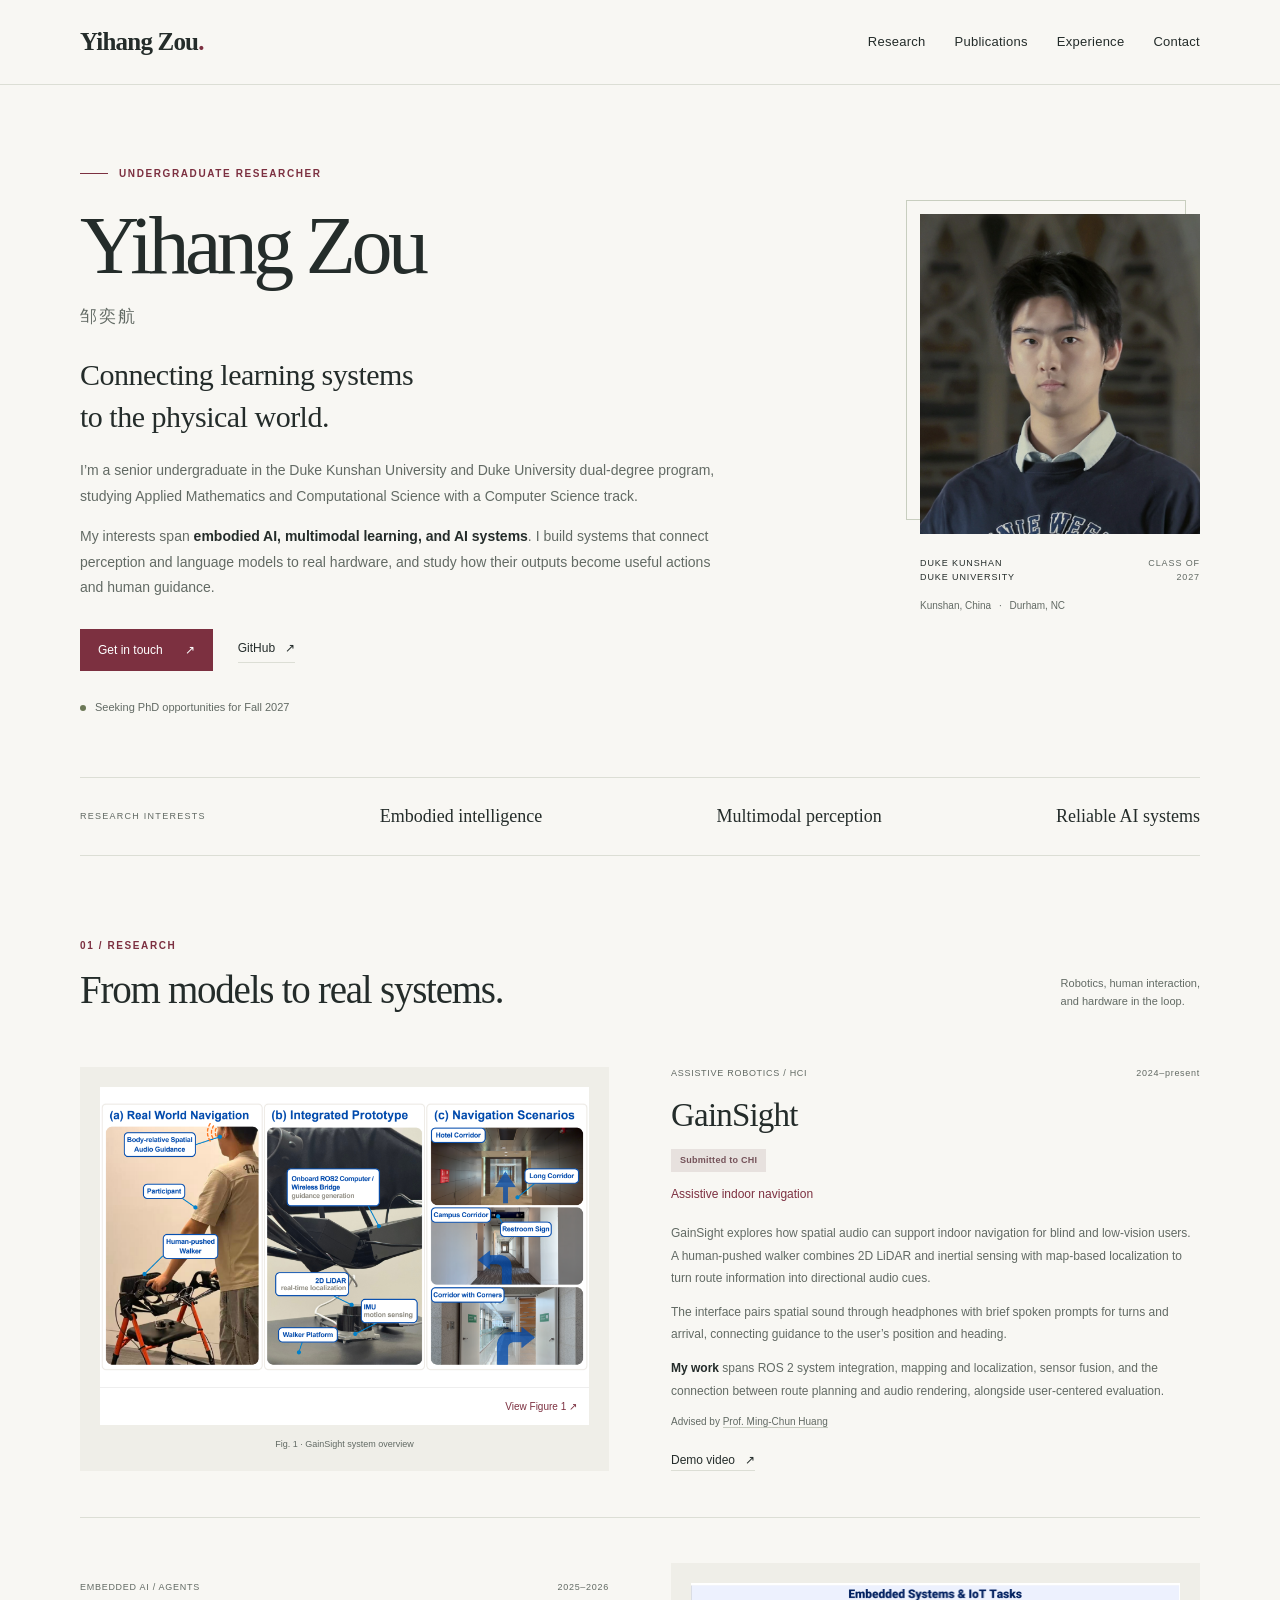
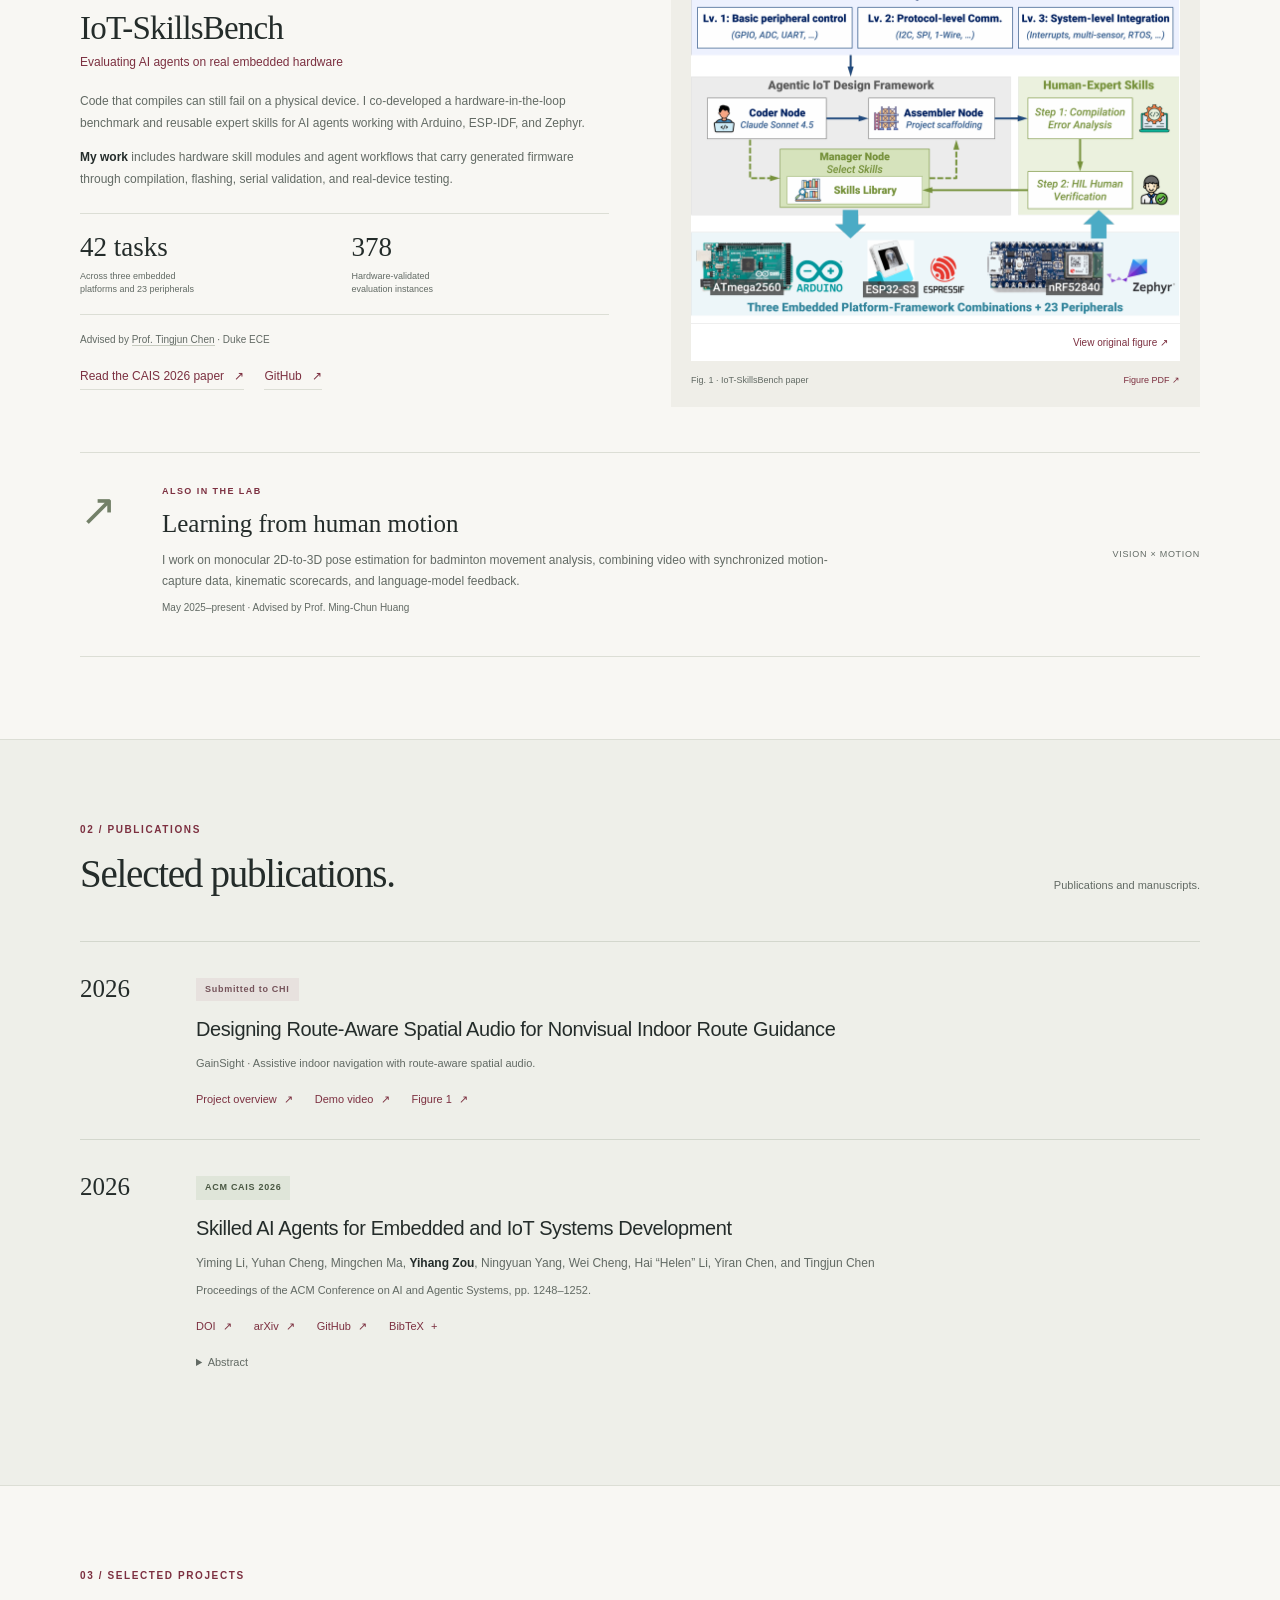
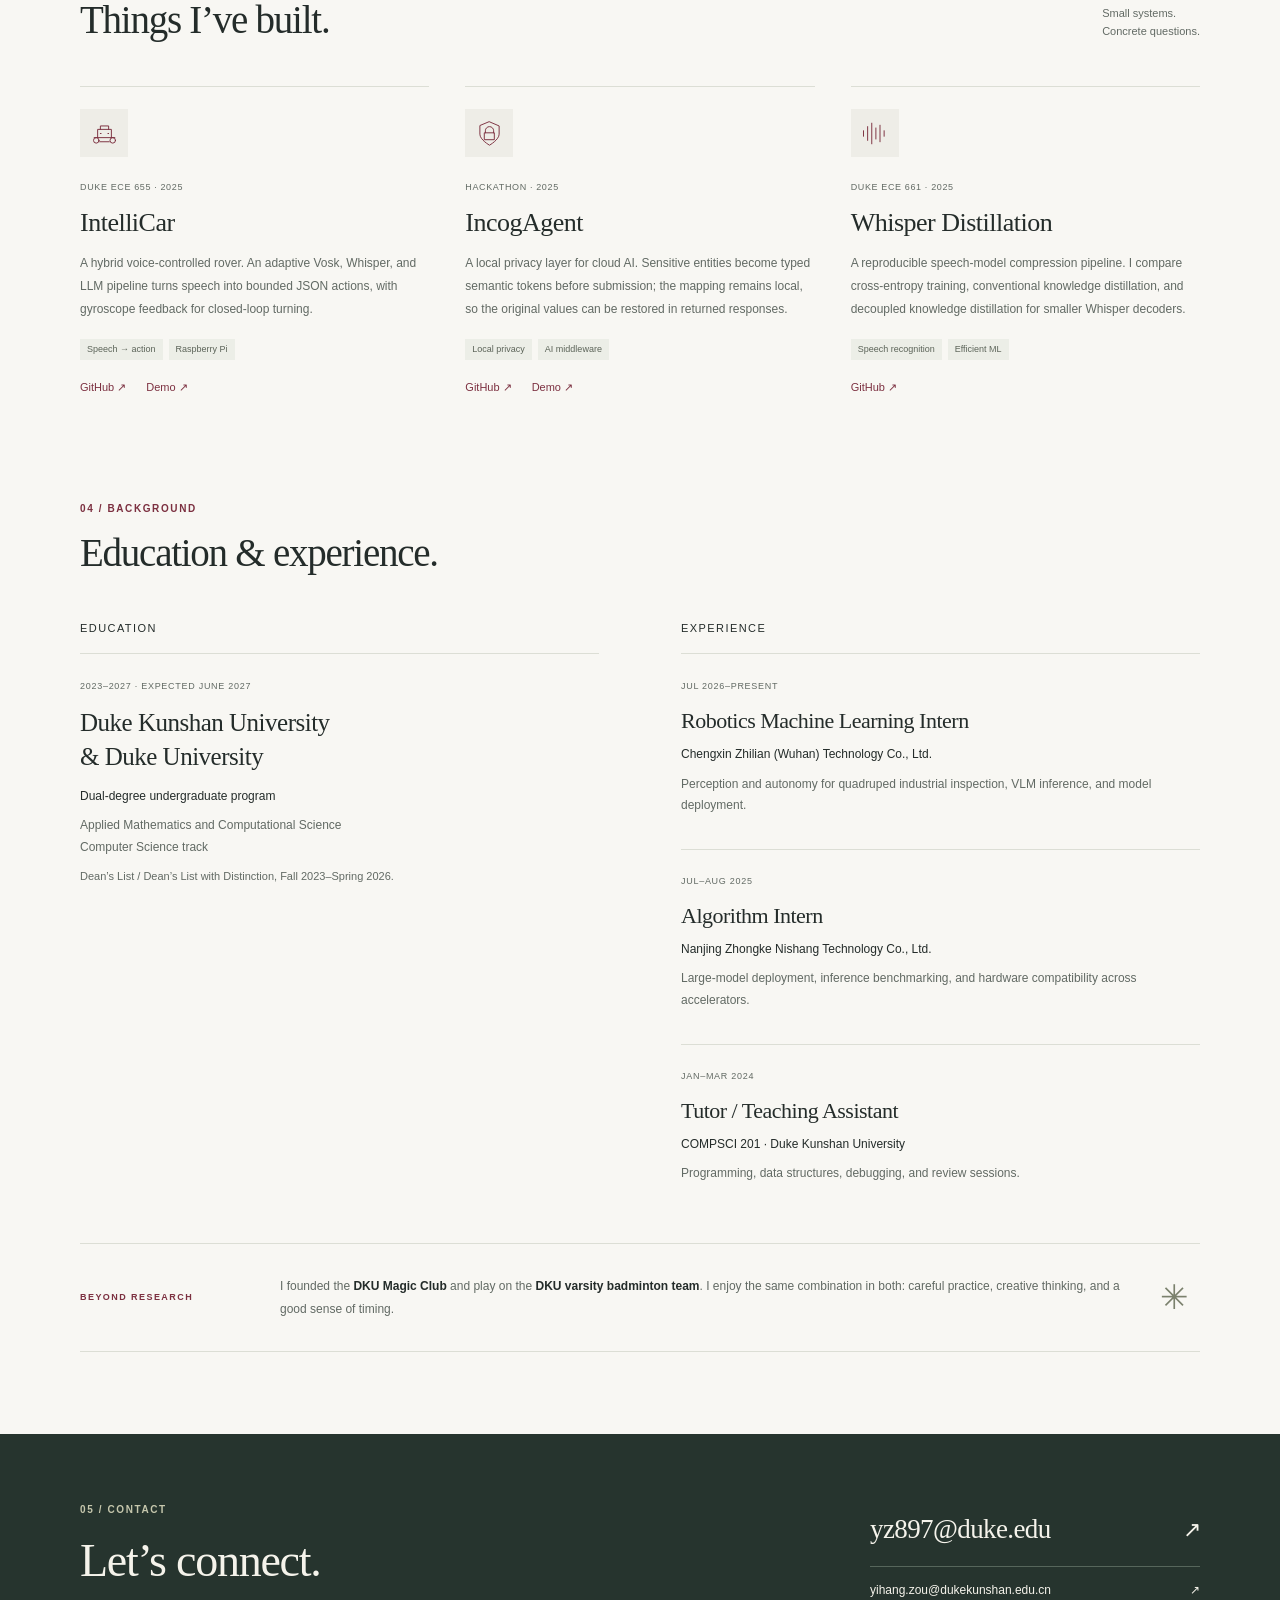
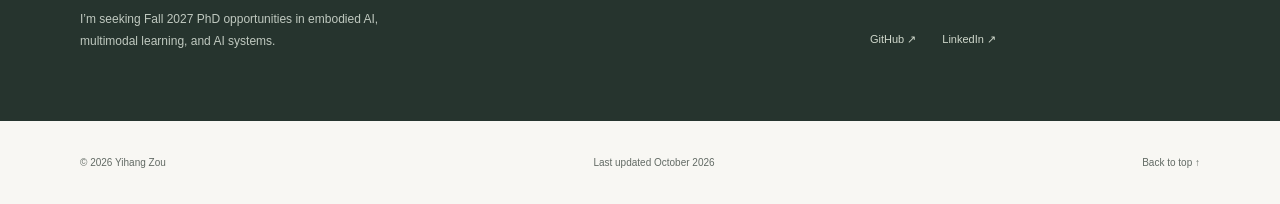
<file: index.html>
<!doctype html>
<html lang="en">
<head>
  <meta charset="utf-8">
  <meta name="viewport" content="width=device-width, initial-scale=1">
  <meta name="theme-color" content="#f8f7f3">
  <meta name="robots" content="noindex, nofollow, noimageindex">
  <meta name="description" content="Yihang Zou — undergraduate researcher at Duke Kunshan University and Duke University, working on embodied AI, multimodal learning, and AI systems.">
  <meta property="og:type" content="website">
  <meta property="og:title" content="Yihang Zou | Research & Projects">
  <meta property="og:description" content="Connecting learning systems to the physical world. Research in assistive navigation, embedded AI agents, and multimodal perception.">
  <meta property="og:url" content="https://bbbxdjc.github.io/">
  <meta property="og:image" content="https://bbbxdjc.github.io/assets/social-preview.png">
  <meta name="twitter:card" content="summary_large_image">
  <link rel="canonical" href="https://bbbxdjc.github.io/">
  <link rel="icon" href="assets/favicon.svg" type="image/svg+xml">
  <link rel="stylesheet" href="styles.css?v=dd1bb9c9">
  <script src="script.js?v=0b645239" defer></script>
  <title>Yihang Zou | Research & Projects</title>
</head>
<body>
  <a class="skip-link" href="#main">Skip to content</a>
  <header class="site-header">
    <div class="header-inner">
      <a class="wordmark" href="#about" aria-label="Yihang Zou, home">Yihang Zou<span class="wordmark-dot">.</span></a>
      <button class="menu-toggle" aria-label="Open navigation" aria-expanded="false" aria-controls="site-nav"><span></span><span></span></button>
      <nav id="site-nav" aria-label="Main navigation">
        <a href="#research">Research</a><a href="#publications">Publications</a><a href="#experience">Experience</a><a href="#contact">Contact</a>

      </nav>
    </div>
  </header>
  <main id="main">
    <section class="hero container" id="about" aria-labelledby="hero-title">
      <div class="hero-copy">
        <p class="eyebrow"><span class="small-line"></span> UNDERGRADUATE RESEARCHER</p>
        <h1 id="hero-title">Yihang Zou<span class="name-zh" lang="zh">邹奕航</span></h1>
        <p class="hero-statement">Connecting learning systems<br class="desktop-break"> to the physical world.</p>
        <p class="intro">I’m a senior undergraduate in the Duke Kunshan University and Duke University dual-degree program, studying Applied Mathematics and Computational Science with a Computer Science track.</p>
        <p class="intro">My interests span <strong>embodied AI, multimodal learning, and AI systems</strong>. I build systems that connect perception and language models to real hardware, and study how their outputs become useful actions and human guidance.</p>
        <div class="hero-links"><a class="button primary" href="mailto:yz897@duke.edu">Get in touch <span aria-hidden="true">↗</span></a><a class="text-link" href="https://github.com/Bbbxdjc" target="_blank" rel="noopener">GitHub <span aria-hidden="true">↗</span></a></div>
        <p class="availability"><span class="status-dot" aria-hidden="true"></span> Seeking PhD opportunities for Fall 2027</p>
      </div>
      <aside class="portrait-block" aria-label="Portrait and affiliation">
        <div class="portrait-frame"><img src="assets/portrait.jpg" width="941" height="941" alt="Portrait of Yihang Zou" fetchpriority="high"></div>
        <div class="portrait-caption"><span>DUKE KUNSHAN<br>DUKE UNIVERSITY</span><span>CLASS OF<br>2027</span></div>
        <p class="portrait-note">Kunshan, China <span aria-hidden="true">·</span> Durham, NC</p>
      </aside>
    </section>

    <div class="focus-strip container" aria-label="Research interests"><span class="focus-label">RESEARCH INTERESTS</span><span>Embodied intelligence</span><span>Multimodal perception</span><span>Reliable AI systems</span></div>

    <section class="section container" id="research" aria-labelledby="research-title">
      <div class="section-heading"><div><p class="eyebrow">01 / RESEARCH</p><h2 id="research-title">From models to real systems.</h2></div><p class="section-aside">Robotics, human interaction,<br>and hardware in the loop.</p></div>
      <article class="research-row" id="gainsight">
        <div class="research-visual paper-visual gainsight-visual"><figure class="paper-figure"><button class="figure-button" data-figure="gainsight-overview" aria-label="Enlarge GainSight system overview"><img src="assets/gainsight-overview.png" width="1724" height="948" alt="Original GainSight Figure 1: real-world navigation with spatial audio and a human-pushed walker, the integrated ROS 2 computer, LiDAR and IMU prototype, and three indoor navigation scenarios." loading="lazy"><span class="figure-zoom">View Figure 1 ↗</span></button><figcaption>Fig. 1 · GainSight system overview</figcaption></figure></div>
        <div class="research-copy"><div class="item-meta"><span>ASSISTIVE ROBOTICS / HCI</span><span>2024–present</span></div><h3>GainSight</h3><span class="publication-badge manuscript-badge gainsight-status">Submitted to CHI</span><p class="project-subtitle">Assistive indoor navigation</p><p>GainSight explores how spatial audio can support indoor navigation for blind and low-vision users. A human-pushed walker combines 2D LiDAR and inertial sensing with map-based localization to turn route information into directional audio cues.</p><p>The interface pairs spatial sound through headphones with brief spoken prompts for turns and arrival, connecting guidance to the user’s position and heading.</p><p class="contribution"><strong>My work</strong> spans ROS 2 system integration, mapping and localization, sensor fusion, and the connection between route planning and audio rendering, alongside user-centered evaluation.</p><p class="project-credit">Advised by <a href="https://faculty.dukekunshan.edu.cn/faculty_profiles/ming-chun-huang" target="_blank" rel="noopener">Prof. Ming-Chun Huang</a></p><a class="text-link" href="gainsight-demo/">Demo video <span aria-hidden="true">↗</span></a></div>
      </article>
      <article class="research-row reverse" id="iot-skillsbench">
        <div class="research-visual paper-visual"><figure class="paper-figure"><button class="figure-button" data-figure="iot-framework" aria-label="Enlarge IoT-SkillsBench paper figure 1"><img src="assets/iot-framework.png" width="984" height="684" alt="Original IoT-SkillsBench paper Figure 1: embedded and IoT tasks, the agentic IoT design framework, human-expert hardware skills, and real hardware platforms." loading="lazy"><span class="figure-zoom">View original figure ↗</span></button><figcaption><span>Fig. 1 · IoT-SkillsBench paper</span><a href="documents/iot-framework.pdf" target="_blank" rel="noopener">Figure PDF ↗</a></figcaption></figure></div>
        <div class="research-copy"><div class="item-meta"><span>EMBEDDED AI / AGENTS</span><span>2025–2026</span></div><h3>IoT-SkillsBench</h3><p class="project-subtitle">Evaluating AI agents on real embedded hardware</p><p>Code that compiles can still fail on a physical device. I co-developed a hardware-in-the-loop benchmark and reusable expert skills for AI agents working with Arduino, ESP-IDF, and Zephyr.</p><p class="contribution"><strong>My work</strong> includes hardware skill modules and agent workflows that carry generated firmware through compilation, flashing, serial validation, and real-device testing.</p><div class="research-facts"><div><strong>42 tasks</strong><span>Across three embedded<br>platforms and 23 peripherals</span></div><div><strong>378</strong><span>Hardware-validated<br>evaluation instances</span></div></div><p class="project-credit">Advised by <a href="https://ece.duke.edu/people/tingjun-chen/" target="_blank" rel="noopener">Prof. Tingjun Chen</a> · Duke ECE</p><div class="project-links"><a class="text-link" href="https://doi.org/10.1145/3786335.3813205" target="_blank" rel="noopener">Read the CAIS 2026 paper <span aria-hidden="true">↗</span></a><a class="text-link" href="https://github.com/iot-agent/iot-skillsbench" target="_blank" rel="noopener" aria-label="IoT-SkillsBench GitHub repository">GitHub <span aria-hidden="true">↗</span></a></div></div>
      </article>
      <article class="motion-note"><span class="motion-symbol" aria-hidden="true">↗</span><div><p class="eyebrow">ALSO IN THE LAB</p><h3>Learning from human motion</h3><p>I work on monocular 2D-to-3D pose estimation for badminton movement analysis, combining video with synchronized motion-capture data, kinematic scorecards, and language-model feedback.</p><p class="project-credit">May 2025–present · Advised by Prof. Ming-Chun Huang</p></div><span class="motion-tag">VISION × MOTION</span></article>
    </section>

    <section class="publication-section" id="publications" aria-labelledby="publications-title"><div class="container section">
      <div class="section-heading"><div><p class="eyebrow">02 / PUBLICATIONS</p><h2 id="publications-title">Selected publications.</h2></div><p class="section-aside">Publications and manuscripts.</p></div>
      <article class="publication" id="publication-gainsight"><div class="publication-year">2026</div><div class="publication-body"><span class="publication-badge manuscript-badge">Submitted to CHI</span><h3>Designing Route-Aware Spatial Audio for Nonvisual Indoor Route Guidance</h3><p class="venue">GainSight · Assistive indoor navigation with route-aware spatial audio.</p><div class="publication-actions"><a href="#gainsight">Project overview <span aria-hidden="true">↗</span></a><a href="gainsight-demo/">Demo video <span aria-hidden="true">↗</span></a><button class="publication-figure" data-figure="gainsight-overview" aria-label="View GainSight manuscript Figure 1">Figure 1 <span aria-hidden="true">↗</span></button></div></div></article>
      <article class="publication"><div class="publication-year">2026</div><div class="publication-body"><span class="publication-badge">ACM CAIS 2026</span><h3>Skilled AI Agents for Embedded and IoT Systems Development</h3><p class="authors">Yiming Li, Yuhan Cheng, Mingchen Ma, <strong>Yihang Zou</strong>, Ningyuan Yang, Wei Cheng, Hai “Helen” Li, Yiran Chen, and Tingjun Chen</p><p class="venue">Proceedings of the ACM Conference on AI and Agentic Systems, pp. 1248–1252.</p><div class="publication-actions"><a href="https://doi.org/10.1145/3786335.3813205" target="_blank" rel="noopener">DOI <span aria-hidden="true">↗</span></a><a href="https://arxiv.org/abs/2603.19583" target="_blank" rel="noopener">arXiv <span aria-hidden="true">↗</span></a><a href="https://github.com/iot-agent/iot-skillsbench" target="_blank" rel="noopener" aria-label="IoT-SkillsBench paper GitHub repository">GitHub <span aria-hidden="true">↗</span></a><button class="bibtex-toggle" aria-expanded="false" aria-controls="bibtex-iot">BibTeX <span aria-hidden="true">+</span></button></div><div id="bibtex-iot" class="bibtex-panel" hidden><pre><code>@inproceedings{li2026skilled,
  title = {Skilled AI Agents for Embedded and IoT Systems Development},
  author = {Li, Yiming and Cheng, Yuhan and Ma, Mingchen and Zou, Yihang
            and Yang, Ningyuan and Cheng, Wei and Li, Hai and Chen, Yiran
            and Chen, Tingjun},
  booktitle = {Proceedings of the ACM Conference on AI and Agentic Systems},
  year = {2026},
  pages = {1248--1252},
  doi = {10.1145/3786335.3813205}
}</code></pre><button class="copy-citation">Copy citation</button></div><details class="abstract-details"><summary>Abstract</summary><p>We introduce a skills-based framework for AI agents developing embedded and IoT systems, together with IoT-SkillsBench: 42 tasks across three embedded platforms and 23 peripherals. The benchmark compares no-skill, LLM-generated-skill, and human-expert-skill configurations across 378 evaluation instances, validating generated firmware through execution on real hardware.</p></details></div></article>
    </div></section>

    <section class="section container" id="projects" aria-labelledby="projects-title"><div class="section-heading"><div><p class="eyebrow">03 / SELECTED PROJECTS</p><h2 id="projects-title">Things I’ve built.</h2></div><p class="section-aside">Small systems.<br>Concrete questions.</p></div>
      <div class="project-grid">
        <article class="project-card" id="intellicar"><div class="project-icon" aria-hidden="true"><svg viewBox="0 0 48 48"><path d="M9 30h30M14 30V18h20v12M18 18v-5h12v5M18 24h1m10 0h1M17 36h14"/><circle cx="12" cy="34" r="4"/><circle cx="36" cy="34" r="4"/></svg></div><p class="project-date">DUKE ECE 655 · 2025</p><h3>IntelliCar</h3><p>A hybrid voice-controlled rover. An adaptive Vosk, Whisper, and LLM pipeline turns speech into bounded JSON actions, with gyroscope feedback for closed-loop turning.</p><div class="project-tags"><span>Speech → action</span><span>Raspberry Pi</span></div><div class="project-links"><a href="https://github.com/Bbbxdjc/ECE-655-IntelliCar" target="_blank" rel="noopener" aria-label="IntelliCar GitHub repository">GitHub ↗</a><a href="intellicar-demo/">Demo ↗</a></div></article>
        <article class="project-card"><div class="project-icon" aria-hidden="true"><svg viewBox="0 0 48 48"><path d="M24 7l14 6v12c0 8-14 16-14 16S10 33 10 25V13zM18 23v-3a6 6 0 0 1 12 0v3M17 23h14v10H17z"/></svg></div><p class="project-date">HACKATHON · 2025</p><h3>IncogAgent</h3><p>A local privacy layer for cloud AI. Sensitive entities become typed semantic tokens before submission; the mapping remains local, so the original values can be restored in returned responses.</p><div class="project-tags"><span>Local privacy</span><span>AI middleware</span></div><div class="project-links"><a href="https://github.com/IncogAgent-Dev/IncogAgent-Mail" target="_blank" rel="noopener" aria-label="IncogAgent GitHub repository">GitHub ↗</a><a href="https://incogagent-dev.github.io" target="_blank" rel="noopener">Demo ↗</a></div></article>
        <article class="project-card"><div class="project-icon" aria-hidden="true"><svg viewBox="0 0 48 48"><path d="M8 20v8M14 14v20M20 9v30M26 16v16M32 12v24M38 20v8"/></svg></div><p class="project-date">DUKE ECE 661 · 2025</p><h3>Whisper Distillation</h3><p>A reproducible speech-model compression pipeline. I compare cross-entropy training, conventional knowledge distillation, and decoupled knowledge distillation for smaller Whisper decoders.</p><div class="project-tags"><span>Speech recognition</span><span>Efficient ML</span></div><div class="project-links"><a href="https://github.com/Emmastyle/Whisper-Distillation" target="_blank" rel="noopener" aria-label="Whisper Distillation GitHub repository">GitHub ↗</a></div></article>
      </div>
    </section>

    <section class="section container experience-section" id="experience" aria-labelledby="experience-title"><div class="section-heading"><div><p class="eyebrow">04 / BACKGROUND</p><h2 id="experience-title">Education & experience.</h2></div></div>
      <div class="background-grid"><div><h3 class="column-title">Education</h3><article class="education-entry"><p class="entry-date">2023–2027 · EXPECTED JUNE 2027</p><h4>Duke Kunshan University<br>& Duke University</h4><p>Dual-degree undergraduate program</p><p class="muted">Applied Mathematics and Computational Science<br>Computer Science track</p><p class="muted small">Dean’s List / Dean’s List with Distinction, Fall 2023–Spring 2026.</p></article></div>
      <div><h3 class="column-title">Experience</h3><article class="timeline-entry"><p class="entry-date">JUL 2026–PRESENT</p><h4>Robotics Machine Learning Intern</h4><p>Chengxin Zhilian (Wuhan) Technology Co., Ltd.</p><p class="muted">Perception and autonomy for quadruped industrial inspection, VLM inference, and model deployment.</p></article><article class="timeline-entry"><p class="entry-date">JUL–AUG 2025</p><h4>Algorithm Intern</h4><p>Nanjing Zhongke Nishang Technology Co., Ltd.</p><p class="muted">Large-model deployment, inference benchmarking, and hardware compatibility across accelerators.</p></article><article class="timeline-entry"><p class="entry-date">JAN–MAR 2024</p><h4>Tutor / Teaching Assistant</h4><p>COMPSCI 201 · Duke Kunshan University</p><p class="muted">Programming, data structures, debugging, and review sessions.</p></article></div></div>
      <div class="beyond-research"><p class="eyebrow">BEYOND RESEARCH</p><p>I founded the <strong>DKU Magic Club</strong> and play on the <strong>DKU varsity badminton team</strong>. I enjoy the same combination in both: careful practice, creative thinking, and a good sense of timing.</p><span aria-hidden="true">✳</span></div>
    </section>

    <section class="contact-section" id="contact" aria-labelledby="contact-title"><div class="container contact-inner"><div><p class="eyebrow">05 / CONTACT</p><h2 id="contact-title">Let’s connect.</h2><p>I’m seeking Fall 2027 PhD opportunities in embodied AI,<br class="desktop-break"> multimodal learning, and AI systems.</p></div><div class="contact-links"><a class="email-link" href="mailto:yz897@duke.edu">yz897@duke.edu <span aria-hidden="true">↗</span></a><a class="secondary-email" href="mailto:yihang.zou@dukekunshan.edu.cn">yihang.zou@dukekunshan.edu.cn <span aria-hidden="true">↗</span></a><div><a href="https://github.com/Bbbxdjc" target="_blank" rel="noopener">GitHub ↗</a><a href="https://www.linkedin.com/in/yihang-zou-51b242353" target="_blank" rel="noopener">LinkedIn ↗</a></div></div></div></section>
  </main>
  <footer class="container site-footer"><p>© 2026 Yihang Zou</p><p>Last updated October 2026</p><a href="#about">Back to top ↑</a></footer>
  <dialog class="figure-dialog" aria-labelledby="figure-dialog-title"><div class="figure-dialog-header"><h2 id="figure-dialog-title">Original paper figure</h2><div><label for="figure-scale">Zoom</label><input id="figure-scale" type="range" min="1" max="2.5" step="0.25" value="1" aria-label="Figure zoom"><button class="figure-close" aria-label="Close figure">Close ×</button></div></div><div class="figure-dialog-scroll" tabindex="0" aria-label="Scrollable original figure"><img id="figure-dialog-image" alt=""></div><p class="figure-dialog-caption"></p></dialog>

  <div class="toast" role="status" aria-live="polite"></div>
</body>
</html>
</file>
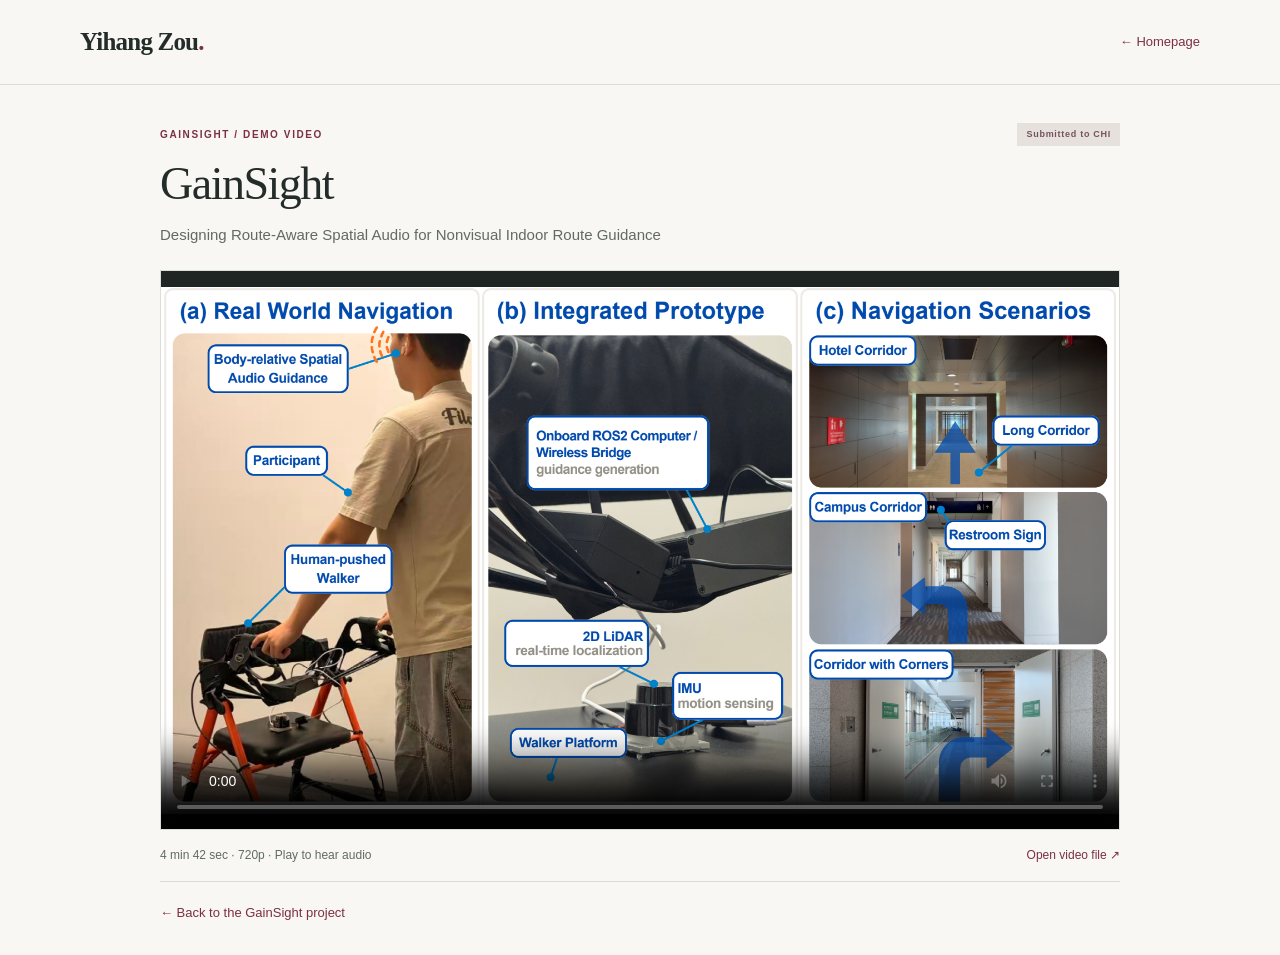
<file: gainsight-demo/index.html>
<!doctype html>
<html lang="en">
<head>
  <meta charset="utf-8">
  <meta name="viewport" content="width=device-width, initial-scale=1">
  <meta name="theme-color" content="#f8f7f3">
  <meta name="robots" content="noindex, nofollow, noimageindex">
  <meta name="description" content="GainSight demo video — route-aware spatial audio for nonvisual indoor navigation. A research project by Yihang Zou and collaborators.">
  <link rel="canonical" href="https://bbbxdjc.github.io/gainsight-demo/">
  <link rel="icon" href="../assets/favicon.svg" type="image/svg+xml">
  <link rel="stylesheet" href="../styles.css?v=dd1bb9c9">
  <title>GainSight · Demo Video | Yihang Zou</title>
  <style>
    .demo-page{max-width:960px;padding-block:38px 30px}
    .demo-heading{display:flex;align-items:center;justify-content:space-between;gap:16px;margin-bottom:8px}
    .demo-heading .eyebrow,.demo-heading .publication-badge{margin:0}
    .demo-page h1{font-family:var(--serif);font-size:46px;line-height:1.15;letter-spacing:-1.5px;margin:12px 0}
    .demo-subtitle{font-size:15px;line-height:1.6;color:var(--muted);margin:0 0 23px;max-width:750px}
    .demo-player{background:#1f2523;border:1px solid var(--line);padding:0;overflow:hidden}
    .demo-player video{display:block;width:100%;aspect-ratio:16/9;max-height:62vh;object-fit:contain;background:#1f2523}
    .demo-toolbar{display:flex;justify-content:space-between;align-items:center;gap:16px;padding-block:15px;border-bottom:1px solid var(--line);font-size:12px}
    .demo-toolbar p{color:var(--muted);margin:0}
    .demo-toolbar a,.demo-return{color:var(--accent)}
    .demo-return{display:inline-block;margin-top:20px;font-size:13px}
    .demo-header-home{font-size:13px;color:var(--accent)}
    @media(max-width:760px){.demo-page{padding-top:27px}.demo-page h1{font-size:38px}.demo-heading{align-items:flex-start;gap:10px}.demo-heading .eyebrow{font-size:9px}.demo-subtitle{font-size:13px}.demo-toolbar{align-items:flex-start;font-size:11px}.demo-header-home{font-size:12px}}
  </style>
</head>
<body>
  <a class="skip-link" href="#main">Skip to video</a>
  <header class="site-header"><div class="header-inner"><a class="wordmark" href="../" aria-label="Yihang Zou, homepage">Yihang Zou<span class="wordmark-dot">.</span></a><a class="demo-header-home" href="../">← Homepage</a></div></header>
  <main class="demo-page container" id="main">
    <div class="demo-heading"><p class="eyebrow">GAINSIGHT / DEMO VIDEO</p><span class="publication-badge manuscript-badge">Submitted to CHI</span></div>
    <h1>GainSight</h1>
    <p class="demo-subtitle">Designing Route-Aware Spatial Audio for Nonvisual Indoor Route Guidance</p>
    <div class="demo-player"><video controls playsinline preload="metadata" width="1280" height="720" poster="../assets/gainsight-overview.png" aria-label="GainSight demonstration video"><source src="../assets/gainsight-demo.mp4" type="video/mp4">Your browser does not support embedded video. <a href="../assets/gainsight-demo.mp4">Open the demo video.</a></video></div>
    <div class="demo-toolbar"><p>4 min 42 sec · 720p · Play to hear audio</p><a href="../assets/gainsight-demo.mp4">Open video file ↗</a></div>
    <a class="demo-return" href="../#gainsight">← Back to the GainSight project</a>
  </main>
</body>
</html>
</file>
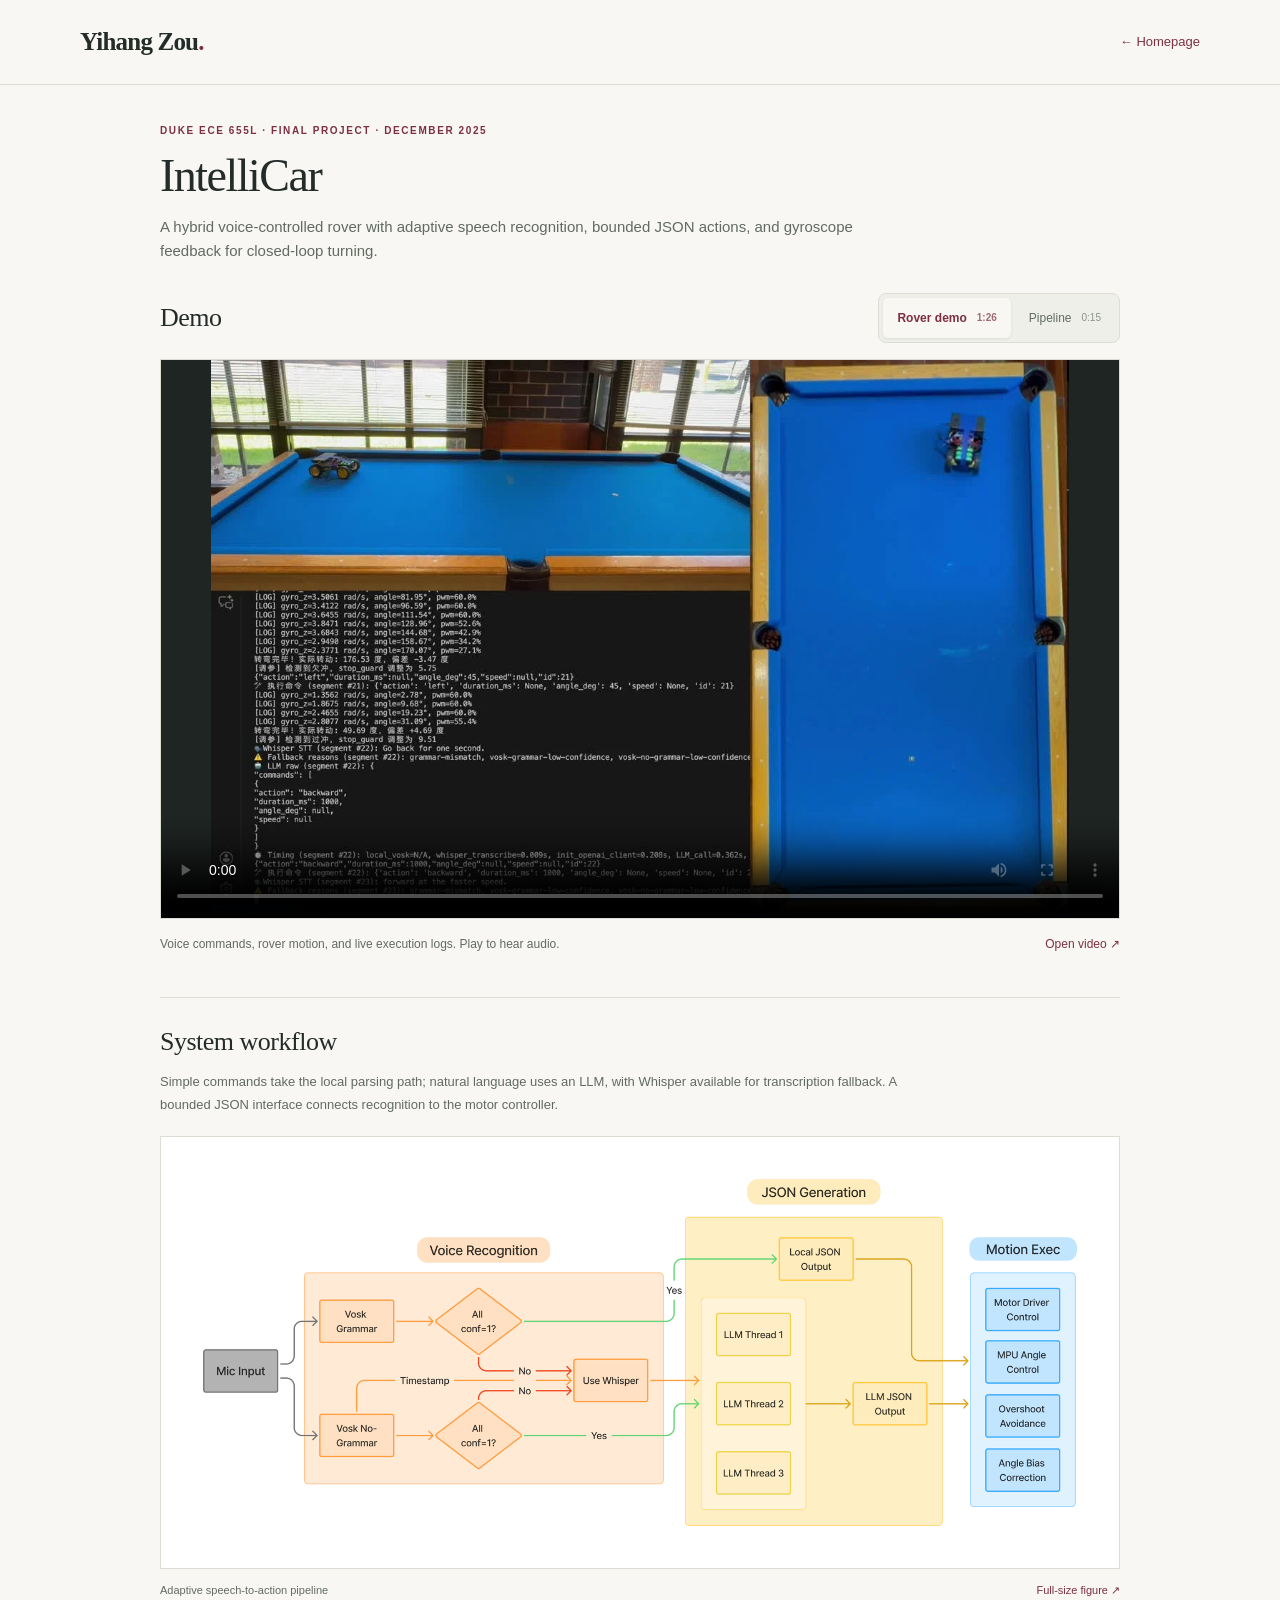
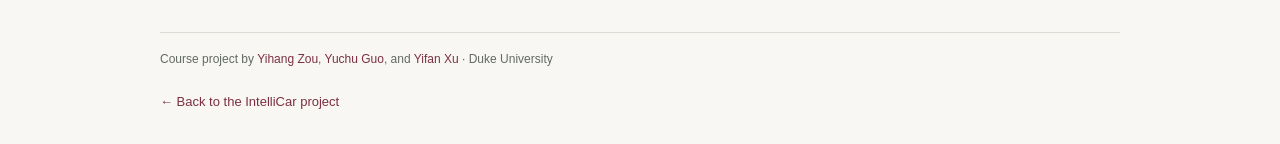
<file: intellicar-demo/index.html>
<!doctype html>
<html lang="en">
<head>
  <meta charset="utf-8">
  <meta name="viewport" content="width=device-width, initial-scale=1">
  <meta name="theme-color" content="#f8f7f3">
  <meta name="robots" content="noindex, nofollow, noimageindex">
  <meta name="description" content="IntelliCar demo videos and speech-to-action workflow. A hybrid voice-controlled rover by Yihang Zou, Yuchu Guo, and Yifan Xu.">
  <link rel="canonical" href="https://bbbxdjc.github.io/intellicar-demo/">
  <link rel="icon" href="../assets/favicon.svg" type="image/svg+xml">
  <link rel="stylesheet" href="../styles.css?v=dd1bb9c9">
  <script src="../intellicar.js?v=video-buttons-20261029" defer></script>
  <title>IntelliCar · Demo | Yihang Zou</title>
  <style>
    .demo-page{max-width:960px;padding-block:38px 30px}
    .demo-page h1{font-family:var(--serif);font-size:46px;line-height:1.15;letter-spacing:-1.5px;margin:12px 0}
    .demo-page>.eyebrow{margin-bottom:8px}
    .demo-subtitle{font-size:15px;line-height:1.6;color:var(--muted);margin:0 0 30px;max-width:750px}
    .demo-header-home,.demo-return{color:var(--accent);font-size:13px}
    .demo-return{display:inline-block;margin-top:20px}
    .demo-section{scroll-margin-top:100px}
    .demo-section h2{font-family:var(--serif);font-size:26px;letter-spacing:-.5px;margin:0;font-weight:400}
    .demo-section-heading{display:flex;align-items:center;justify-content:space-between;gap:16px;margin-bottom:16px}
    .clip-switcher{display:flex;gap:4px;padding:4px;border:1px solid var(--line);border-radius:8px;background:#eeefe9}
    .clip-switcher button{display:inline-flex;align-items:center;justify-content:center;gap:10px;border:0;border-radius:5px;padding:9px 14px;background:transparent;color:var(--muted);font-size:12px;line-height:1.5;min-height:40px;white-space:nowrap;transition:background .15s,color .15s}
    .clip-switcher button span{font-size:10px;opacity:.7;font-variant-numeric:tabular-nums}
    .clip-switcher button:hover{background:var(--paper);color:var(--ink)}
    .clip-switcher button[aria-pressed="true"]{background:var(--paper);color:var(--accent);box-shadow:0 1px 3px #242c2a14;font-weight:600}
    .demo-player{background:#1f2523;overflow:hidden;border:1px solid var(--line)}
    .demo-player video{display:block;width:100%;aspect-ratio:1280/832;max-height:62vh;object-fit:contain;background:#1f2523}
    .demo-caption{display:flex;align-items:flex-start;justify-content:space-between;gap:24px;padding:15px 0 0;font-size:12px;line-height:1.8;color:var(--muted)}
    .demo-caption p{margin:0;max-width:680px}
    .demo-caption a{color:var(--accent);white-space:nowrap}
    .workflow-section{margin-top:42px;padding-top:28px;border-top:1px solid var(--line)}
    .workflow-section>p{font-size:13px;color:var(--muted);line-height:1.8;margin:12px 0 20px;max-width:750px}
    .workflow-figure{margin:0}
    .workflow-figure img{display:block;width:100%;height:auto;background:#fff;border:1px solid var(--line)}
    .workflow-figure figcaption{display:flex;justify-content:space-between;gap:14px;font-size:11px;color:var(--muted);margin-top:12px;line-height:1.7}
    .workflow-figure a{color:var(--accent);white-space:nowrap}
    .demo-credit{border-top:1px solid var(--line);margin:32px 0 0;padding-top:16px;font-size:12px;line-height:1.8;color:var(--muted)}
    .demo-credit a{color:var(--accent)}
    @media(max-width:760px){
      .demo-page{padding-top:27px}.demo-page h1{font-size:38px}
      .demo-page>.eyebrow{font-size:9px;line-height:1.7}
      .demo-subtitle{font-size:13px;margin-bottom:24px}.demo-header-home{font-size:12px}
      .demo-section-heading{align-items:flex-start;flex-direction:column;gap:14px}
      .clip-switcher{width:100%}.clip-switcher button{flex:1;padding:9px 8px;font-size:11px;gap:6px}
      .demo-caption{flex-direction:column;gap:8px;font-size:11px}
      .workflow-section{margin-top:30px;padding-top:24px}
      .workflow-section>p{font-size:12px}.workflow-figure figcaption{flex-direction:column;gap:5px}
      .demo-credit{font-size:11px}
    }
  </style>
</head>
<body>
  <a class="skip-link" href="#main">Skip to demo</a>
  <header class="site-header"><div class="header-inner"><a class="wordmark" href="../" aria-label="Yihang Zou, homepage">Yihang Zou<span class="wordmark-dot">.</span></a><a class="demo-header-home" href="../">← Homepage</a></div></header>
  <main class="demo-page container" id="main">
    <p class="eyebrow">DUKE ECE 655L · FINAL PROJECT · DECEMBER 2025</p>
    <h1>IntelliCar</h1>
    <p class="demo-subtitle">A hybrid voice-controlled rover with adaptive speech recognition, bounded JSON actions, and gyroscope feedback for closed-loop turning.</p>
    <section class="demo-section" id="demo" aria-labelledby="demo-title">
      <div class="demo-section-heading">
        <h2 id="demo-title">Demo</h2>
        <div class="clip-switcher" role="group" aria-label="Choose a demo video">
          <button type="button" data-clip="rover" aria-pressed="true" aria-controls="intellicar-video">Rover demo <span>1:26</span></button>
          <button type="button" data-clip="latency" aria-pressed="false" aria-controls="intellicar-video" aria-label="Pipeline animation">Pipeline <span>0:15</span></button>
        </div>
      </div>
      <div class="demo-player"><video id="intellicar-video" controls playsinline preload="metadata" poster="../assets/intellicar-poster.webp" aria-label="IntelliCar rover demonstration"><source src="../assets/intellicar-demo.mp4" type="video/mp4">Your browser does not support embedded video. <a href="../assets/intellicar-demo.mp4">Open the demo video.</a></video></div>
      <div class="demo-caption"><p id="intellicar-video-caption" aria-live="polite">Voice commands, rover motion, and live execution logs. Play to hear audio.</p><a id="intellicar-video-link" href="../assets/intellicar-demo.mp4" target="_blank" rel="noopener">Open video ↗</a></div>
    </section>
    <section class="demo-section workflow-section" id="workflow" aria-labelledby="workflow-title">
      <h2 id="workflow-title">System workflow</h2>
      <p>Simple commands take the local parsing path; natural language uses an LLM, with Whisper available for transcription fallback. A bounded JSON interface connects recognition to the motor controller.</p>
      <figure class="workflow-figure"><img src="../assets/intellicar-architecture.png" loading="lazy" alt="IntelliCar architecture: parallel Vosk grammar and natural-language recognition, local JSON or Whisper and LLM dispatch, and gyroscope-based motion control."><figcaption>Adaptive speech-to-action pipeline <a href="../assets/intellicar-architecture.png" target="_blank" rel="noopener">Full-size figure ↗</a></figcaption></figure>
    </section>
    <p class="demo-credit">Course project by <a href="https://github.com/Bbbxdjc" target="_blank" rel="noopener">Yihang Zou</a>, <a href="https://github.com/williamguo34" target="_blank" rel="noopener">Yuchu Guo</a>, and <a href="https://github.com/yxu-dev" target="_blank" rel="noopener">Yifan Xu</a> · Duke University</p>
    <a class="demo-return" href="../#intellicar">← Back to the IntelliCar project</a>
  </main>
</body>
</html>
</file>
<file: styles.css>
@charset "UTF-8";
:root{--paper:#f8f7f3;--ink:#242c2a;--muted:#626a64;--line:#dcded5;--accent:#7c3040;--accent-dark:#592430;--sage:#e9ede4;--serif:Georgia,"Times New Roman",serif;--sans:-apple-system,BlinkMacSystemFont,"Segoe UI",Arial,sans-serif}
*{box-sizing:border-box}html{scroll-behavior:smooth;scroll-padding-top:100px}body{margin:0;background:var(--paper);color:var(--ink);font-family:var(--sans);font-size:16px;line-height:1.7;-webkit-font-smoothing:antialiased}a{color:inherit;text-decoration:none}button{font:inherit;color:inherit;cursor:pointer}img{display:block;max-width:100%;height:auto}button:focus-visible,a:focus-visible,summary:focus-visible{outline:3px solid var(--accent);outline-offset:5px}::selection{background:#ebd6db}.container{width:min(1120px,calc(100% - 96px));margin-inline:auto}.skip-link{position:fixed;left:20px;top:-100px;padding:10px 18px;background:var(--ink);color:white;z-index:50}.skip-link:focus{top:10px}.site-header{border-bottom:1px solid var(--line);position:sticky;top:0;z-index:20;background:rgba(248,247,243,.95);backdrop-filter:blur(16px)}.header-inner{width:min(1120px,calc(100% - 96px));margin:auto;min-height:84px;display:flex;align-items:center;justify-content:space-between}.wordmark{font-family:var(--serif);font-size:25px;font-weight:bold;letter-spacing:-.8px}.wordmark-dot{color:var(--accent)}nav{display:flex;align-items:center;gap:29px}nav a{font-size:13px;letter-spacing:.02em;padding:8px 0;position:relative}nav a:not(.nav-cv)::after{content:"";height:1px;position:absolute;bottom:4px;left:0;width:0;background:var(--accent);transition:width .18s}nav a:hover::after,nav a.active::after{width:100%}nav a.active{color:var(--accent)}.nav-cv{border:1px solid var(--line);padding:6px 16px}.nav-cv:hover{border-color:var(--accent);color:var(--accent)}.menu-toggle{display:none}
.hero{display:grid;grid-template-columns:minmax(0,1fr) 280px;gap:104px;padding-top:81px;padding-bottom:60px;align-items:start}.eyebrow{font-size:10px;font-weight:600;letter-spacing:.16em;line-height:1.5;color:var(--accent);margin:0 0 22px;display:flex;align-items:center;gap:11px}.small-line{width:28px;height:1px;background:var(--accent)}h1,h2,h3,h4,p{margin-top:0}h1{font-family:var(--serif);font-size:82px;font-weight:400;letter-spacing:-4.5px;line-height:1.06;margin-bottom:18px}.name-zh{font-family:var(--sans);font-size:17px;letter-spacing:.13em;color:var(--muted);display:block;margin-top:18px;font-weight:400}.hero-statement{font-family:var(--serif);font-size:30px;letter-spacing:-.5px;line-height:1.4;margin:28px 0 20px}.intro{font-size:14px;line-height:1.85;color:var(--muted);max-width:640px;margin-bottom:14px}.intro strong{color:var(--ink);font-weight:550}.hero-links{display:flex;align-items:center;gap:25px;margin-top:28px;flex-wrap:wrap}.button{display:inline-flex;align-items:center;gap:22px;font-size:12px;line-height:1.5;padding:12px 18px}.primary{background:var(--accent);color:#fff;transition:background .18s}.primary:hover{background:var(--accent-dark)}.text-link{font-size:12px;font-weight:500;border-bottom:1px solid var(--line);padding-bottom:3px}.text-link span{display:inline-block;margin-left:7px;transition:transform .15s}.text-link:hover{color:var(--accent);border-color:var(--accent)}.text-link:hover span{transform:translate(2px,-2px)}.availability{display:flex;align-items:center;gap:9px;margin:27px 0 0;font-size:11px;color:var(--muted)}.status-dot{width:6px;height:6px;background:#6c7856;border-radius:50%}.portrait-block{padding-top:48px}.portrait-frame{position:relative;background:#dce0d5}.portrait-frame::before{content:"";position:absolute;inset:-14px 14px 14px -14px;border:1px solid #c8cebf;z-index:-1}.portrait-frame img{width:280px;height:320px;object-fit:cover;object-position:50% 37%;filter:saturate(.8)}.portrait-caption{margin-top:22px;display:flex;justify-content:space-between;font-size:9px;letter-spacing:.1em;line-height:1.6}.portrait-caption span:last-child{text-align:right;color:var(--muted)}.portrait-note{font-size:10px;color:var(--muted);margin-top:12px}.portrait-note span{margin-inline:5px}.focus-strip{border-top:1px solid var(--line);border-bottom:1px solid var(--line);display:flex;align-items:center;justify-content:space-between;padding-block:23px;gap:18px;font-family:var(--serif);font-size:18px}.focus-label{font-family:var(--sans);font-size:9px;letter-spacing:.14em;color:var(--muted)}
.section{padding-block:82px}.section-heading{display:flex;justify-content:space-between;align-items:flex-end;gap:24px;margin-bottom:43px}.section-heading .eyebrow{margin-bottom:14px}h2{font-family:var(--serif);font-size:39px;line-height:1.2;letter-spacing:-1.25px;font-weight:400;margin-bottom:0}.section-aside{font-size:11px;color:var(--muted);line-height:1.6;margin-bottom:3px}.research-row{display:grid;grid-template-columns:1fr 1fr;gap:62px;align-items:center;padding-block:10px 45px}.research-row+.research-row{border-top:1px solid var(--line);padding-block:45px}.research-row.reverse .research-visual{order:2}.research-visual{align-self:stretch;display:flex;align-items:center;background:var(--sage);overflow:hidden;min-height:340px}.hardware-visual{background:#efe8e1}.research-visual img{width:100%}.item-meta{display:flex;justify-content:space-between;font-size:9px;letter-spacing:.08em;gap:12px;color:var(--muted);margin-bottom:13px}.research-copy h3{font-family:var(--serif);font-size:33px;letter-spacing:-.8px;font-weight:400;margin-bottom:3px;line-height:1.25}.project-subtitle{font-size:12px;line-height:1.6;margin-bottom:18px;color:var(--accent)}.research-copy>p:not(.project-subtitle):not(.project-credit){font-size:12px;line-height:1.85;color:var(--muted);margin-bottom:12px}.contribution strong{font-weight:600;color:var(--ink)}.research-facts{display:grid;grid-template-columns:1fr 1fr;padding-block:17px;border-block:1px solid var(--line);margin:22px 0 17px;gap:14px}.research-facts strong{font-family:var(--serif);font-size:27px;font-weight:400;line-height:1.2;display:block;margin-bottom:7px}.research-facts span{font-size:9px;line-height:1.5;color:var(--muted);display:block}.project-credit{font-size:10px;line-height:1.6;color:var(--muted);margin-bottom:15px}.project-credit a{border-bottom:1px solid #c6cabf}.project-credit a:hover{color:var(--accent)}.motion-note{border-top:1px solid var(--line);border-bottom:1px solid var(--line);padding:32px 0;display:grid;grid-template-columns:60px 1fr 130px;gap:22px;align-items:center}.motion-symbol{font-family:var(--serif);font-size:44px;align-self:start;color:#738068;line-height:1.2}.motion-note .eyebrow{font-size:9px;margin-bottom:9px}.motion-note h3{font-family:var(--serif);font-size:25px;font-weight:400;line-height:1.3;margin-bottom:10px}.motion-note p:not(.eyebrow){font-size:12px;line-height:1.75;color:var(--muted);max-width:690px;margin-bottom:7px}.motion-note .project-credit{font-size:10px!important}.motion-tag{font-size:9px;letter-spacing:.08em;color:var(--muted);text-align:right}
.publication-section{background:#eeefe9;border-block:1px solid var(--line)}.publication{display:grid;grid-template-columns:96px 1fr;gap:20px;padding-block:31px;border-top:1px solid #d3d7cd}.publication-year{font-family:var(--serif);font-size:25px;line-height:1.25}.publication-badge{display:inline-block;font-size:9px;font-weight:600;letter-spacing:.08em;color:#4b5944;background:#dfe5d9;padding:4px 9px;margin-bottom:13px}.manuscript-badge{background:#e7e1de;color:#75535a}.publication h3{font-size:20px;line-height:1.5;font-weight:500;letter-spacing:-.4px;max-width:780px;margin-bottom:10px}.authors,.venue{font-size:12px;line-height:1.8;color:var(--muted);max-width:820px;margin-bottom:7px}.authors strong{font-weight:600;color:var(--ink)}.venue{font-size:11px}.publication-actions{display:flex;gap:22px;align-items:center;margin-top:16px;font-size:11px;color:var(--accent)}.publication-actions a:hover{border-bottom:1px solid var(--accent)}.publication-actions button{border:0;background:none;padding:0;font-size:11px}.publication-actions span{margin-left:4px}.bibtex-panel{background:#f8f7f3;border:1px solid var(--line);padding:18px;margin-top:18px}.bibtex-panel pre{font-family:ui-monospace,SFMono-Regular,Menlo,monospace;font-size:10px;line-height:1.6;overflow-x:auto;margin:0 0 15px;white-space:pre-wrap;overflow-wrap:anywhere}.copy-citation{background:var(--ink);color:white;border:0;padding:5px 11px;font-size:10px}.abstract-details{margin-top:17px;font-size:11px}.abstract-details summary{cursor:pointer;color:var(--muted);width:fit-content}.abstract-details summary:hover{color:var(--accent)}.abstract-details p{font-size:12px;color:var(--muted);line-height:1.8;max-width:770px;margin-top:13px;margin-bottom:5px}
.project-grid{display:grid;grid-template-columns:repeat(3,1fr);gap:36px}.project-card{border-top:1px solid var(--line);padding-top:22px;display:flex;flex-direction:column;align-items:flex-start}.project-icon{width:48px;height:48px;background:#eeede7;display:flex;align-items:center;justify-content:center;margin-bottom:23px}.project-icon svg{width:33px;height:33px;fill:none;stroke:var(--accent);stroke-width:1.4;stroke-linecap:round;stroke-linejoin:round}.project-date{font-size:9px;letter-spacing:.07em;color:var(--muted);margin-bottom:11px}.project-card h3{font-family:var(--serif);font-size:26px;line-height:1.25;font-weight:400;margin-bottom:13px;letter-spacing:-.5px}.project-card>p:not(.project-date){font-size:12px;line-height:1.9;color:var(--muted);margin-bottom:18px}.project-tags{display:flex;gap:6px;flex-wrap:wrap;margin-top:auto}.project-tags span{font-size:9px;background:#eceee7;padding:3px 7px;color:#5c6459}.project-links{display:flex;gap:20px;margin-top:18px;font-size:11px;color:var(--accent)}.project-links a:hover{text-decoration:underline}.experience-section{padding-top:22px}.background-grid{display:grid;grid-template-columns:1fr 1fr;gap:82px}.column-title{font-size:11px;text-transform:uppercase;letter-spacing:.13em;border-bottom:1px solid var(--line);padding-bottom:15px;margin-bottom:25px;font-weight:500}.entry-date{font-size:9px;letter-spacing:.08em;color:var(--muted);margin-bottom:12px}.background-grid h4{font-family:var(--serif);font-size:25px;font-weight:400;line-height:1.35;letter-spacing:-.5px;margin-bottom:12px}.background-grid article>p:not(.entry-date):not(.academic-highlight){font-size:12px;line-height:1.8;margin-bottom:8px}.muted{color:var(--muted)}.academic-highlight{border-left:2px solid var(--accent);padding-left:15px;margin:28px 0 16px;display:flex;flex-direction:column;gap:4px}.academic-highlight strong{font-family:var(--serif);font-weight:400;font-size:28px}.academic-highlight span{font-size:10px;color:var(--muted)}.timeline-entry{padding-bottom:24px;margin-bottom:24px;border-bottom:1px solid var(--line)}.timeline-entry:last-child{margin-bottom:0;padding-bottom:0;border-bottom:0}.timeline-entry h4{font-size:22px;margin-bottom:8px}.small{font-size:11px!important}.beyond-research{display:grid;grid-template-columns:180px 1fr 40px;gap:20px;align-items:center;margin-top:50px;padding:25px 0;border-block:1px solid var(--line)}.beyond-research .eyebrow{margin-bottom:0;font-size:9px}.beyond-research>p:not(.eyebrow){font-size:12px;color:var(--muted);line-height:1.9;margin:0}.beyond-research strong{font-weight:550;color:var(--ink)}.beyond-research>span{font-size:34px;color:#7b816d}
.contact-section{background:#26342e;color:#f5f3eb}.contact-inner{display:flex;align-items:center;justify-content:space-between;gap:60px;padding-block:68px}.contact-section .eyebrow{color:#c6c7ad;margin-bottom:16px}.contact-section h2{font-size:46px;margin-bottom:19px}.contact-section p:not(.eyebrow){color:#c0c9c0;font-size:12px;line-height:1.9;margin-bottom:0}.contact-links{min-width:330px}.contact-links a:hover{color:#e5c3c7}.email-link{font-family:var(--serif);font-size:27px;letter-spacing:-.6px;display:flex;align-items:center;justify-content:space-between;gap:20px;border-bottom:1px solid #56665b;padding-bottom:13px}.email-link span{font-family:var(--sans);font-size:22px}.secondary-email{font-size:12px;display:flex;justify-content:space-between;gap:18px;padding-block:13px}.contact-links>div{display:flex;gap:26px;color:#d0d8cc;font-size:11px;margin-top:17px}.site-footer{display:flex;align-items:center;justify-content:space-between;gap:20px;min-height:83px;color:var(--muted);font-size:10px}.site-footer p{margin:0}.site-footer a:hover{color:var(--accent)}.toast{position:fixed;bottom:24px;left:50%;transform:translate(-50%,20px);opacity:0;pointer-events:none;background:var(--ink);color:white;padding:10px 19px;font-size:12px;z-index:40;transition:opacity .2s,transform .2s}.toast.visible{opacity:1;transform:translate(-50%,0)}
@media(min-width:1500px){.hero{padding-top:104px;padding-bottom:80px}.portrait-block{padding-top:44px}}
@media(max-width:1050px){.container,.header-inner{width:calc(100% - 64px)}.hero{gap:58px;grid-template-columns:minmax(0,1fr) 250px}h1{font-size:70px}.portrait-frame img{width:250px;height:305px}.hero-links{gap:18px}.research-row{gap:35px}.focus-strip{font-size:16px}.background-grid{gap:48px}.contact-inner{gap:35px}.contact-links{min-width:290px}.email-link{font-size:25px}.section-aside{display:none}}
@media(max-width:760px){html{scroll-padding-top:80px}.container,.header-inner{width:calc(100% - 40px)}.header-inner{min-height:70px}.wordmark{font-size:23px}.menu-toggle{display:flex;flex-direction:column;justify-content:center;gap:6px;align-items:center;width:42px;height:42px;border:1px solid var(--line);background:none}.menu-toggle span{height:1px;width:17px;background:var(--ink);transition:transform .2s}.menu-toggle[aria-expanded=true] span:first-child{transform:translateY(3.5px) rotate(45deg)}.menu-toggle[aria-expanded=true] span:last-child{transform:translateY(-3.5px) rotate(-45deg)}nav{display:none;position:absolute;top:70px;left:0;right:0;padding:15px 20px 22px;background:var(--paper);border-bottom:1px solid var(--line);gap:4px;align-items:stretch}nav.open{display:flex;flex-direction:column}nav a{padding:10px 0;font-size:14px}nav .nav-cv{margin-top:7px;width:max-content;padding:6px 16px}.hero{grid-template-columns:1fr;gap:35px;padding-top:44px;padding-bottom:39px}.hero-copy{max-width:600px}h1{font-size:66px;letter-spacing:-3px}.name-zh{font-size:16px;margin-top:15px}.hero .eyebrow{font-size:9px;margin-bottom:19px}.hero-statement{font-size:27px;margin-top:24px}.intro{font-size:13px}.portrait-block{padding-top:0;display:grid;grid-template-columns:130px 1fr;column-gap:24px;align-items:center;margin-left:9px}.portrait-frame{grid-row:span 2}.portrait-frame img{height:155px;width:130px}.portrait-frame::before{inset:-8px 8px 8px -8px}.portrait-caption{flex-direction:column;justify-content:flex-start;gap:14px;margin-top:0;font-size:9px}.portrait-caption span:last-child{text-align:left}.portrait-note{margin:0;font-size:9px}.focus-strip{display:grid;grid-template-columns:1fr 1fr;font-size:15px;padding-block:20px;gap:10px}.focus-label{font-size:8px}.section{padding-block:55px}.section-heading{gap:15px;margin-bottom:30px;align-items:flex-start}h2{font-size:32px;letter-spacing:-1px}.section-heading .eyebrow{font-size:9px;margin-bottom:12px}.research-row,.research-row.reverse{grid-template-columns:1fr;gap:24px;padding-top:0;padding-bottom:35px}.research-row+.research-row{padding-top:35px}.research-row.reverse .research-visual{order:0}.research-visual{min-height:0;aspect-ratio:720/520}.research-copy h3{font-size:30px}.research-copy>p:not(.project-subtitle):not(.project-credit){font-size:13px}.item-meta{font-size:8px}.research-facts{padding-block:16px}.research-facts strong{font-size:27px}.research-facts span{font-size:10px}.motion-note{grid-template-columns:30px 1fr;gap:15px;padding-block:25px}.motion-symbol{font-size:30px}.motion-tag{display:none}.motion-note h3{font-size:23px}.motion-note p:not(.eyebrow){font-size:12px}.publication{grid-template-columns:1fr;gap:10px;padding-block:25px}.publication-year{font-size:20px;color:var(--muted)}.publication-badge{font-size:8px}.publication h3{font-size:19px}.authors{font-size:11px}.venue{font-size:11px}.project-grid{grid-template-columns:1fr;gap:30px}.project-card{display:grid;grid-template-columns:48px 1fr;column-gap:18px}.project-icon{grid-row:span 2;margin-bottom:0}.project-date{align-self:end;margin-bottom:6px;font-size:8px}.project-card h3{font-size:25px;margin-bottom:15px}.project-card>p:not(.project-date),.project-tags,.project-links{grid-column:2}.project-card>p:not(.project-date){font-size:12px;margin-bottom:14px}.project-tags{margin-top:0}.project-links{margin-top:14px}.experience-section{padding-top:15px}.experience-section .section-heading{flex-direction:column;gap:14px}.background-grid{grid-template-columns:1fr;gap:35px}.background-grid h4{font-size:24px}.beyond-research{grid-template-columns:1fr 30px;row-gap:13px;margin-top:33px;padding-block:24px}.beyond-research .eyebrow{grid-column:1}.beyond-research>p:not(.eyebrow){grid-column:1;grid-row:2}.beyond-research>span{grid-column:2;grid-row:1/span 2;font-size:27px}.contact-inner{flex-direction:column;align-items:stretch;padding-block:46px;gap:30px}.contact-section h2{font-size:38px}.contact-links{min-width:0;max-width:450px}.email-link{font-size:27px}.secondary-email{font-size:11px}.site-footer{font-size:9px;flex-wrap:wrap;justify-content:space-between;padding-block:20px;gap:12px;min-height:85px}.site-footer p:nth-child(2){order:3;flex-basis:100%}.desktop-break{display:none}}
@media(prefers-reduced-motion:reduce){html{scroll-behavior:auto}*,*::before,*::after{transition:none!important}}

/* Original paper figures and the compact mechanism panel. */
[hidden]{display:none!important}.paper-visual{background:#efeee8;min-height:300px;padding:20px}.paper-figure{margin:0;width:100%}.figure-button{padding:0;border:0;background:#fff;display:block;width:100%;position:relative;cursor:zoom-in}.figure-button img{width:100%;height:auto}.figure-button .figure-zoom{display:block;background:#fff;padding:10px 12px;border-top:1px solid #eee;font-size:10px;text-align:right;color:var(--accent)}.figure-button:hover .figure-zoom{text-decoration:underline}.paper-figure figcaption{display:flex;gap:16px;align-items:center;justify-content:space-between;font-size:9px;color:var(--muted);margin-top:13px;line-height:1.5}.paper-figure figcaption a{white-space:nowrap;color:var(--accent)}.demo-panel{border:1px solid var(--line);margin:0 0 42px;background:#f3f3ed}.demo-panel-header{display:flex;align-items:center;justify-content:space-between;gap:18px;padding:20px 25px 16px}.demo-panel-header .eyebrow{margin-bottom:6px;font-size:8px}.demo-panel-header h3{font-family:var(--serif);font-size:25px;font-weight:400;letter-spacing:-.5px;line-height:1.3;margin:0}.demo-kind{font-size:8px;letter-spacing:.08em;color:var(--muted)}.demo-tabs{display:flex;border-block:1px solid var(--line);overflow-x:auto;scrollbar-width:thin}.demo-tabs button{padding:12px 20px;background:none;border:0;border-right:1px solid var(--line);white-space:nowrap;font-size:9px;color:var(--muted);position:relative;flex:1;min-height:43px}.demo-tabs button span{font-size:11px;margin-left:7px;color:var(--ink)}.demo-tabs button[aria-selected=true]{background:var(--paper);color:var(--accent)}.demo-tabs button[aria-selected=true]::after{content:'';position:absolute;left:18px;right:18px;bottom:-1px;height:2px;background:var(--accent)}.demo-stage{display:grid;grid-template-columns:1.8fr 1fr;min-width:0;touch-action:pan-y}.demo-display{padding:15px;display:flex;align-items:center;justify-content:center;background:var(--sage);min-width:0;aspect-ratio:600/260}.demo-display canvas{width:100%;aspect-ratio:600/260;height:auto;display:block;max-height:265px}.demo-paper{max-width:100%;max-height:270px;overflow:hidden}.demo-paper img{max-height:220px;object-fit:contain}.demo-paper .figure-zoom{font-size:9px;padding:6px 10px}.demo-explanation{padding:23px 25px;border-left:1px solid var(--line);align-self:center}.demo-caption-index{font-size:8px;letter-spacing:.09em;color:var(--accent);margin-bottom:12px}.demo-explanation h4{font-family:var(--serif);font-size:22px;font-weight:400;letter-spacing:-.4px;line-height:1.35;margin-bottom:11px}.demo-explanation>p:not(.demo-caption-index):not(.demo-parameter):not(.demo-footnote){font-size:11px;line-height:1.8;color:var(--muted);margin-bottom:14px}.demo-parameter{font-size:8px;font-weight:600;letter-spacing:.025em;line-height:1.7;margin-bottom:12px;color:var(--ink)}.demo-footnote{font-size:9px;line-height:1.6;color:var(--muted);margin-bottom:0}.demo-controls{display:flex;align-items:center;gap:15px;padding:10px 23px;border-top:1px solid var(--line);height:45px}.demo-controls button{font-size:10px;border:0;background:none;padding:3px 0;min-width:46px;text-align:left;color:var(--accent)}.demo-controls input{flex:1;min-width:20px;height:14px;accent-color:var(--accent)}.demo-controls #demo-time{font-size:9px;color:var(--muted);font-variant-numeric:tabular-nums;white-space:nowrap}.demo-swipe-hint{font-size:8px;color:var(--muted);margin-left:15px}.demo-controls.figure-mode{visibility:hidden}.modal-open{overflow:hidden}.figure-dialog{width:min(1150px,calc(100% - 40px));max-height:calc(100dvh - 50px);padding:24px;border:1px solid var(--line);background:var(--paper);color:var(--ink)}.figure-dialog::backdrop{background:#26342ebb;backdrop-filter:blur(3px)}.figure-dialog-header{display:flex;justify-content:space-between;align-items:center;gap:25px;margin-bottom:20px}.figure-dialog-header h2{font-size:27px;letter-spacing:-.7px}.figure-dialog-header>div{display:flex;align-items:center;gap:14px}.figure-dialog-header label{font-size:10px;color:var(--muted)}.figure-dialog-header input{accent-color:var(--accent);width:100px}.figure-close{background:none;border:1px solid var(--line);padding:7px 12px;font-size:11px;white-space:nowrap}.figure-dialog-scroll{overflow:auto;max-height:65dvh;background:white;line-height:0}.figure-dialog-scroll img{width:100%;max-width:none;height:auto}.figure-dialog-caption{font-size:11px;color:var(--muted);line-height:1.7;margin:17px 0 0}
@media(max-width:1050px){.demo-stage{grid-template-columns:1.5fr 1fr}.demo-explanation{padding:18px}.demo-explanation h4{font-size:20px}.demo-swipe-hint{display:none}.demo-display{padding:10px}}
@media(max-width:760px){.paper-visual{padding:14px;min-height:0;aspect-ratio:auto}.paper-figure figcaption{font-size:8px;gap:9px}.demo-panel{margin-bottom:33px}.demo-panel-header{padding:17px 16px 13px}.demo-panel-header h3{font-size:23px}.demo-kind{display:none}.demo-tabs button{padding:12px 13px;flex:none;font-size:8px}.demo-tabs button span{font-size:10px;margin-left:4px}.demo-stage{grid-template-columns:1fr}.demo-display{padding:11px;aspect-ratio:600/280}.demo-display canvas{max-height:none}.demo-explanation{padding:16px 17px;border-left:0;border-top:1px solid var(--line)}.demo-caption-index{margin-bottom:6px;font-size:7px}.demo-explanation h4{font-size:21px;margin-bottom:9px}.demo-explanation>p:not(.demo-caption-index):not(.demo-parameter):not(.demo-footnote){font-size:11px;margin-bottom:10px}.demo-parameter{font-size:8px;margin-bottom:8px}.demo-footnote{font-size:8px}.demo-controls{padding:9px 15px;gap:12px;height:43px}.demo-controls button{font-size:9px;min-width:40px}.demo-controls #demo-time{font-size:8px}.demo-paper img{max-height:180px}.figure-dialog{width:calc(100% - 24px);padding:16px;max-height:calc(100dvh - 30px)}.figure-dialog-header{align-items:flex-start;flex-direction:column;gap:15px}.figure-dialog-header h2{font-size:24px}.figure-dialog-header>div{width:100%;gap:10px}.figure-dialog-header input{flex:1}.figure-dialog-caption{font-size:10px}.figure-dialog-scroll{max-height:60dvh}}

/* IntelliCar materials open only when requested, keeping the home page compact. */
.project-links button,.project-inline-button{font:inherit;color:var(--accent);border:0;background:none;padding:0;cursor:pointer;text-align:left}.project-links button:hover,.project-inline-button:hover{text-decoration:underline}.project-dialog{width:min(940px,calc(100% - 40px));max-height:calc(100dvh - 44px);padding:0;border:1px solid var(--line);background:var(--paper);color:var(--ink);overflow:auto}.project-dialog::backdrop{background:#26342ebb;backdrop-filter:blur(3px)}.project-dialog-header{display:flex;align-items:center;justify-content:space-between;gap:20px;padding:22px 26px 18px}.project-dialog-header .eyebrow{font-size:8px;margin-bottom:6px}.project-dialog-header h2{font-family:var(--serif);font-weight:400;font-size:31px;letter-spacing:-.6px;line-height:1.2}.project-dialog-close{font-size:11px;border:1px solid var(--line);padding:7px 12px;white-space:nowrap;background:none;color:var(--ink)}.project-dialog-tabs{display:flex;overflow-x:auto;border-block:1px solid var(--line)}.project-dialog-tabs button{flex:1;white-space:nowrap;border:0;background:none;padding:12px 20px;font-size:11px;color:var(--muted);min-height:44px}.project-dialog-tabs button[aria-selected=true]{background:var(--sage);color:var(--accent);box-shadow:inset 0 -2px var(--accent)}.project-dialog-body{padding:20px 26px 22px}.project-media{background:#192522;display:flex;align-items:center;justify-content:center}.project-media video{display:block;width:100%;max-height:53dvh;aspect-ratio:1280/832;object-fit:contain}.project-media-toolbar{display:flex;align-items:center;gap:13px;padding:12px 0;border-bottom:1px solid var(--line);font-size:10px;color:var(--muted)}.project-media-toolbar select,.project-slide-controls select{background:transparent;color:var(--ink);border:1px solid var(--line);font:inherit;padding:6px 8px;max-width:100%;min-width:0}.project-media-toolbar a{margin-left:auto;color:var(--accent);white-space:nowrap}.project-material-note{font-size:11px;line-height:1.8;color:var(--muted);margin:14px 0 0}.project-workflow{margin:0}.project-workflow img{display:block;width:100%;height:auto;background:white}.project-workflow figcaption{display:flex;justify-content:space-between;gap:15px;font-size:9px;color:var(--muted);line-height:1.6;margin-top:12px}.project-workflow figcaption a{color:var(--accent);white-space:nowrap}.project-slide-frame{background:#1e303d;display:flex;align-items:center;justify-content:center}.project-slide-frame img{width:100%;height:auto;max-height:53dvh;object-fit:contain;aspect-ratio:16/9}.project-slide-controls{display:flex;align-items:center;gap:10px;padding:12px 0;border-bottom:1px solid var(--line);font-size:10px}.project-slide-controls button{width:32px;height:30px;border:1px solid var(--line);background:none;color:var(--accent);font-size:17px}.project-slide-controls button:disabled{opacity:.35;cursor:default}.project-slide-controls a{margin-left:auto;color:var(--accent)}.project-dialog-footer{padding:13px 26px;border-top:1px solid var(--line);font-size:9px;line-height:1.7;color:var(--muted)}.project-dialog-body h3{font-family:var(--serif);font-size:28px;line-height:1.3;font-weight:400;margin-bottom:16px}.project-dialog-body .eyebrow{font-size:8px}.project-report-summary{font-size:12px;line-height:1.9;color:var(--muted);max-width:640px}.project-latencies{display:grid;grid-template-columns:repeat(3,1fr);gap:18px;border-block:1px solid var(--line);padding:20px 0;margin:26px 0 0}.project-latencies dt{font-size:10px;color:var(--muted);margin-bottom:8px}.project-latencies dd{font-family:var(--serif);font-size:29px;margin:0}.project-report-download{display:inline-block;margin-top:22px;color:var(--accent);font-size:12px;border-bottom:1px solid var(--accent);padding-bottom:4px}.visually-hidden{position:absolute;width:1px;height:1px;padding:0;margin:-1px;overflow:hidden;clip:rect(0,0,0,0);white-space:nowrap;border:0}
@media(max-width:760px){.project-dialog{width:calc(100% - 24px);max-height:calc(100dvh - 24px)}.project-dialog-header{padding:18px 16px 15px;gap:12px}.project-dialog-header .eyebrow{font-size:7px;line-height:1.7;max-width:230px}.project-dialog-header h2{font-size:28px}.project-dialog-close{font-size:10px;padding:7px 9px}.project-dialog-tabs button{padding:12px 11px;font-size:10px;flex:none;min-width:24%}.project-dialog-body{padding:15px 16px 18px}.project-media-toolbar{gap:8px;flex-wrap:wrap}.project-media-toolbar label{display:none}.project-media-toolbar select{font-size:10px;max-width:calc(100% - 86px)}.project-media-toolbar a{font-size:9px}.project-material-note{font-size:10px}.project-workflow figcaption{flex-direction:column;gap:8px;font-size:9px}.project-dialog-footer{padding:12px 16px;font-size:8px}.project-latencies{gap:10px}.project-latencies dt{font-size:9px;line-height:1.6}.project-latencies dd{font-size:22px}.project-dialog-body h3{font-size:24px}.project-report-summary{font-size:11px}}

.research-summary{align-items:start;padding-block:10px 45px}.research-summary-label{padding:30px;background:var(--sage);border-left:2px solid var(--accent)}.research-summary-label h3{font-family:var(--serif);font-size:36px;font-weight:400;margin:0 0 14px;letter-spacing:-.8px}.research-summary-label .eyebrow{font-size:9px;margin-bottom:20px}.research-summary-label>p:last-child{font-size:10px;color:var(--muted);margin:0}.research-summary .research-copy{padding-top:15px}

.gainsight-visual{min-height:0;align-self:center}.gainsight-visual .figure-button img{width:100%;height:300px;object-fit:contain;background:#fff}.gainsight-status{margin:10px 0 13px;font-size:9px;letter-spacing:.03em}.gainsight-visual figcaption{justify-content:center;text-align:center}
</file>
